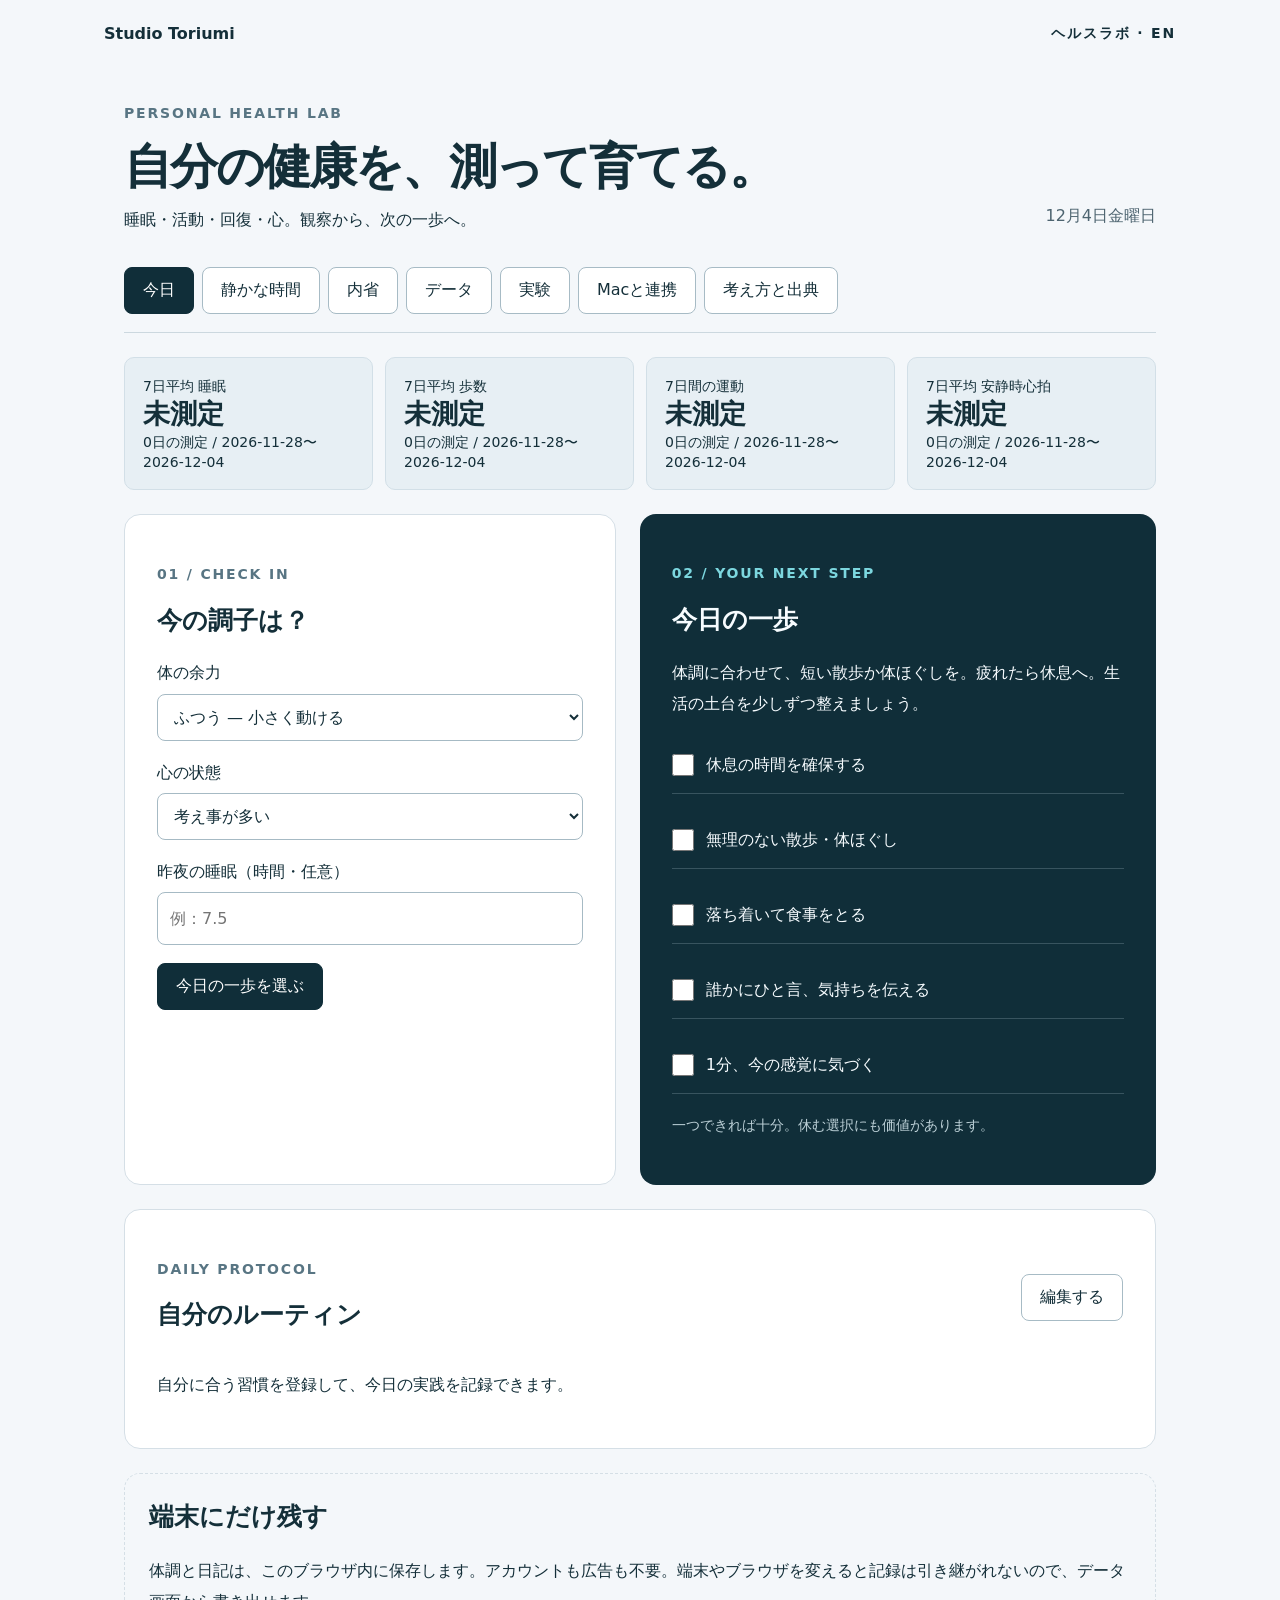
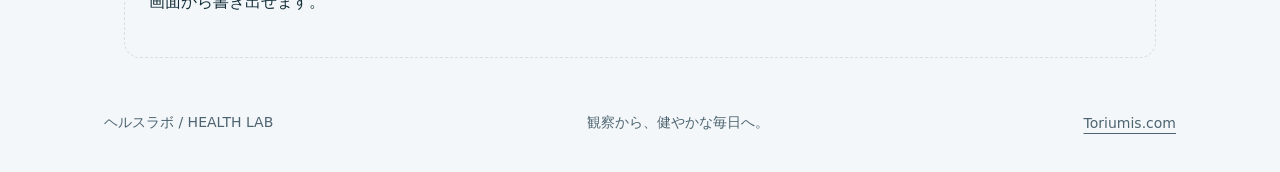
<file: index.html>
<!doctype html><html lang="ja"><head><meta charset="utf-8"><meta name="viewport" content="width=device-width,initial-scale=1"><meta name="theme-color" content="#102e39"><meta name="description" content="ヘルスラボ — 睡眠・運動・測定の推移、生活習慣の実験、Macの休憩とApple Health連携。端末内保存・無料・OSS。"><link rel="canonical" href="https://toriumis.com/health-lab/"><link rel="alternate" hreflang="ja" href="https://toriumis.com/health-lab/"><link rel="alternate" hreflang="en" href="https://toriumis.com/health-lab/en/"><title>ヘルスラボ | 自分の健康を、測って育てる</title><link rel="manifest" href="manifest.webmanifest"><link rel="icon" href="icon.svg"><link rel="stylesheet" href="style.css"></head><body><header><a href="/">Studio Toriumi</a><span>ヘルスラボ · <a href="en/">EN</a></span><button id="install" hidden>アプリを入れる</button></header><main><div class="intro"><p class="eyebrow">PERSONAL HEALTH LAB</p><h1>自分の健康を、<br>測って育てる。</h1><p>睡眠・活動・回復・心。観察から、次の一歩へ。</p><span id="date"></span></div><nav aria-label="ヘルスラボの機能"><button data-tab="today" aria-selected="true">今日</button><button data-tab="practice">静かな時間</button><button data-tab="journal">内省</button><button data-tab="review">データ</button><button data-tab="experiments">実験</button><button data-tab="mac">Macと連携</button><button data-tab="guide">考え方と出典</button></nav><section id="today" class="panel"><div id="overview" class="overview" aria-label="最新の記録"></div><div class="grid"><article><p class="eyebrow">01 / CHECK IN</p><h2>今の調子は？</h2><form id="checkin"><label>体の余力<select name="energy"><option value="low">少ない — 休息から</option><option value="mid" selected>ふつう — 小さく動ける</option><option value="high">ある — 少し活動したい</option></select></label><label>心の状態<select name="mood"><option value="calm">落ち着いている</option><option value="busy" selected>考え事が多い</option><option value="hard">つらい・不安が強い</option></select></label><label>昨夜の睡眠（時間・任意）<input name="sleep" type="number" min="0" max="24" step="0.5" placeholder="例：7.5"></label><button class="primary">今日の一歩を選ぶ</button></form><p id="save-status" role="status"></p></article><article class="accent"><p class="eyebrow">02 / YOUR NEXT STEP</p><h2>今日の一歩</h2><p id="recommendation"></p><div id="habits"></div><p class="small">一つできれば十分。休む選択にも価値があります。</p></article></div><article><div class="section-head"><div><p class="eyebrow">DAILY PROTOCOL</p><h2>自分のルーティン</h2></div><button id="edit-routine">編集する</button></div><div id="routine-list"></div><form id="routine-form" hidden><label>毎日続けたいこと（1行に1つ・最大12項目）<textarea id="routine-input" maxlength="1200" placeholder="起床時刻をそろえる&#10;外に出て歩く&#10;落ち着いて食事する&#10;就寝前に仕事を切り上げる"></textarea></label><button class="primary">ルーティンを保存</button></form><p id="routine-status" role="status"></p></article><article class="note"><h2>端末にだけ残す</h2><p>体調と日記は、このブラウザ内に保存します。アカウントも広告も不要。端末やブラウザを変えると記録は引き継がれないので、データ画面から書き出せます。</p></article></section><section id="practice" class="panel" hidden><div class="grid"><article><p class="eyebrow">A MOMENT OF SPACE</p><h2>そのままの呼吸に気づく</h2><p>楽な姿勢で、目は開けたままでも大丈夫。呼吸を変えず、出入りを感じます。考えが浮かんだら「考えている」と気づき、静かに戻ります。</p><label>時間<select id="duration"><option value="60">1分</option><option value="180" selected>3分</option><option value="300">5分</option><option value="600">10分</option></select></label><div class="timer" id="timer" role="timer">03:00</div><div class="buttons"><button id="start" class="primary">始める</button><button id="stop">終える</button></div><p id="timer-status" role="status">いつでも終えてかまいません。</p></article><article class="accent"><h2>つらいときは、外へ注意を</h2><p>瞑想で不安や現実感の薄れが強まる場合は中止してください。部屋にあるものを3つ見つけ、足の感覚を確かめ、信頼できる人と話すことを選べます。</p><h3>慈しみの言葉</h3><p>「私が安心して過ごせますように。<br>身近な人が安心して過ごせますように。」</p><p class="small">心に合わなければ、言葉を使う必要はありません。</p></article></div></section><section id="journal" class="panel" hidden><article><p class="eyebrow">NOTICE / UNDERSTAND / LET GO</p><h2>結論を急がない日記</h2><form id="journal-form"><label>何が起きた？（観察できた事実）<textarea name="fact" maxlength="4000" placeholder="相手の返事が、まだ来ていない。"></textarea></label><label>どんな気持ち・考えがある？<textarea name="feeling" maxlength="4000" placeholder="不安。「嫌われたかも」という考えがある。"></textarea></label><label>別の見方と、自分にできる小さな一歩<textarea name="step" maxlength="4000" placeholder="忙しいのかもしれない。少し散歩して、明日確認する。"></textarea></label><label>今日、ありがたかったこと（任意）<input name="thanks" maxlength="1000" placeholder="温かいご飯。友人のひと言。"></label><button class="primary">日記を保存</button></form><p id="journal-status" role="status"></p></article></section><section id="review" class="panel" hidden><article><p class="eyebrow">MEASURE / OBSERVE / ADAPT</p><div class="section-head"><div><h2>健康の記録</h2><p>空欄は未測定。数字が低い・高いだけで良し悪しを判定しません。</p></div><button id="csv-export">CSVを書き出す</button></div><form id="metrics-form"><div class="form-grid"><label>記録日<input name="date" type="date" required></label><label>睡眠（時間）<input name="sleep_hours" type="number" min="0" max="24" step="0.1"></label><label>歩数<input name="steps" type="number" min="0" max="200000" step="1"></label><label>運動（分）<input name="exercise_min" type="number" min="0" max="1440" step="1"></label><label>安静時心拍（bpm）<input name="resting_hr" type="number" min="20" max="250" step="0.1"></label><label>体重（kg）<input name="weight_kg" type="number" min="10" max="500" step="0.1"></label><label>HRV・SDNN（ms）<input name="hrv_ms" type="number" min="0" max="1000" step="0.1"></label><label>測定メモ<input name="note" maxlength="1000" placeholder="機器・時間帯・体調・条件など"></label></div><button class="primary">記録を保存</button></form><p id="metrics-status" role="status"></p><hr><div class="section-head"><h3>直近30日の推移</h3><label>指標<select id="chart-metric"><option value="sleep_hours">睡眠（時間）</option><option value="steps">歩数</option><option value="exercise_min">運動（分）</option><option value="resting_hr">安静時心拍（bpm）</option><option value="weight_kg">体重（kg）</option><option value="hrv_ms">HRV・SDNN（ms）</option></select></label></div><div id="metric-summary" class="stats"></div><div id="chart" class="chart"></div><details><summary>日付ごとの値を見る</summary><div id="metric-table" class="table-wrap"></div></details><label class="import">日別CSVを読み込む<input id="csv-import" type="file" accept=".csv,text/csv"></label><p class="small">Apple HealthのMac変換ツールが作るCSVに対応。読み込み前にプレビューできます。睡眠の「暦日集計」と「昨夜の手入力」は同じ条件にならないので、測定メモを確認してください。機器や測定条件を変えると、数値の比較が難しくなることがあります。</p><div id="csv-preview" hidden></div></article><article><p class="eyebrow">YOUR OWN RHYTHM</p><h2>最近7日を眺める</h2><p>点数や連続記録で、自分の価値を測らなくて大丈夫。</p><div id="summary" class="stats"></div><div id="history"></div><div class="buttons"><button id="export">記録を書き出す</button><label class="import">記録を読み込む<input id="import" type="file" accept="application/json"></label><button id="delete">全記録を削除</button></div><p id="data-status" role="status"></p></article></section><section id="experiments" class="panel" hidden><div class="grid"><article><p class="eyebrow">ONE CHANGE AT A TIME</p><h2>生活習慣の小さな実験</h2><p>一つの変化を選び、同じ条件で記録します。前後の差は手がかりで、効果の証明ではありません。</p><form id="experiment-form"><label>何を変える？<input name="title" required maxlength="120" placeholder="例：就寝前30分は仕事をしない"></label><label>何を観察する？<select name="metric"><option value="sleep_hours">睡眠時間</option><option value="steps">歩数</option><option value="exercise_min">運動時間</option><option value="resting_hr">安静時心拍</option><option value="weight_kg">体重</option><option value="hrv_ms">HRV</option></select></label><div class="form-grid"><label>開始日<input name="start" type="date" required></label><label>観察期間<select name="length"><option value="7">7日</option><option value="14" selected>14日</option><option value="28">28日</option></select></label></div><label>中止する条件<input name="stop" required maxlength="400" placeholder="例：日中の眠気や負担が増したら中止"></label><button class="primary">実験を登録</button></form><p id="experiment-status" role="status"></p></article><article class="accent"><h2>土台を、丁寧に試す</h2><p>就寝前に仕事を終える、座り続ける時間を分ける、食事の準備をしやすくする。続けられる生活上の工夫から。</p><h3>比較の読み方</h3><p>開始前7日と実験期間の記録を比べます。欠測日は除外し、日数も表示。季節・病気・仕事・機器の変化でも値は動きます。</p><p class="small">薬やサプリメントの増減、極端な食事制限を扱う実験には使わず、専門家に相談してください。</p></article></div><article><h2>実験ノート</h2><div id="experiment-list"></div></article></section><section id="mac" class="panel" hidden><div class="grid"><article><p class="eyebrow">WORK WITH YOUR BODY</p><h2>Mac作業中の休憩</h2><p>区切りを作って、座り続ける時間を分ける。30分は初期設定で、健康効果を保証する間隔ではありません。</p><label>作業の区切り<select id="break-duration"><option value="20">20分</option><option value="30" selected>30分</option><option value="45">45分</option><option value="60">60分</option></select></label><div id="break-clock" class="timer">30:00</div><div class="buttons"><button id="break-start" class="primary">作業を始める</button><button id="break-stop">止める</button><button id="notify">通知を有効にする</button></div><p id="break-status" role="status">画面を開いている間に動作。Macのスリープ中は通知を保証できません。</p></article><article class="accent"><h2>休憩で選べること</h2><p>楽な姿勢に変える。遠くを見る。可能なら立って、少し歩く。目・肩・腰の感覚を確かめる。</p><p>ブラウザ通知は「通知を有効にする」を押し、許可した場合だけ使います。Macを操作したり、作業内容を監視したりしません。</p><h3>いつもの入口に</h3><p>Safariでは「ファイル → Dockに追加」。Chromeではメニューの「キャスト、保存、共有 → ページをアプリとしてインストール」などから、独立したウィンドウにできます。</p></article></div><article><p class="eyebrow">PLAN YOUR RHYTHM</p><h2>7日分の予定を作る</h2><p>自分の生活に合う時刻を選び、Macのカレンダーへ読み込めるファイルを保存します。</p><form id="calendar-form"><div class="form-grid"><label>開始日<input name="date" type="date" required></label><label>時刻の地域<select name="timezone"><option value="tokyo">日本時間（Asia/Tokyo）</option><option value="local">この端末の地域</option></select></label><label>起床の確認<input name="wake" type="time" value="07:00" required></label><label>活動の時間<input name="move" type="time" value="12:00" required></label><label>仕事を切り上げる<input name="winddown" type="time" value="21:00" required></label></div><button class="primary">カレンダーファイルを保存</button></form><p id="calendar-status" role="status"></p><p class="small">初期時刻は編集用の例です。通知は付けません。ファイルをカレンダーに読み込む操作は自分で選べます。</p></article><article><p class="eyebrow">LOCAL TOOLS / OPEN SOURCE</p><h2>健康データを、Mac内で扱う</h2><div class="tool-grid"><div><h3>Apple Health → 日別CSV</h3><p>iPhoneのヘルスケアで「すべてのヘルスケアデータを書き出す」。Macの変換ツールで、睡眠・歩数・運動・安静時心拍・体重・HRVを集計し、「データ」画面へ読み込めます。</p><p class="small">自動同期ではありません。XMLを外部に送信せず、Mac内で処理します。</p></div><div><h3>生活リズムをカレンダーへ</h3><p>起床・活動・仕事を終える時刻から、期間を決めた予定のICSを作れます。Appleカレンダーなどへ手動で読み込み。Macがスリープしても、予定はカレンダーに残ります。</p></div></div><div class="buttons"><a class="button primary" href="mac-health-toolkit.zip" download>Macツールをダウンロード</a><a class="button" href="https://github.com/toriumib/health-lab/tree/main/mac">使い方・ソース</a><button id="doctor-report">相談用の記録を保存</button></div><p class="small">ツールはPython 3で動作。診療の相談用には直近30日の記録と測定条件を出力します。診断や生物学的年齢を計算しません。</p><p id="report-status" role="status"></p></article></section><section id="guide" class="panel" hidden><article><h2>長く健やかに暮らすための実験室</h2><p>Bryan Johnsonのように、習慣と測定を丁寧に追いたい人へ。参考になるのは観察と継続の姿勢です。個人の体験や販売商品の説明は、一般的な効果の証明とは区別します。</p><div class="evidence-grid"><div><span class="badge">公的な健康指針</span><h3>生活と予防を土台に</h3><p>活動・食事・睡眠・心の健康・必要な診療を重ねていきます。</p><a href="https://www.nia.nih.gov/health/healthy-aging/what-do-we-know-about-healthy-aging">NIH / NIA：健康的な加齢</a></div><div><span class="badge">個人プロトコル</span><h3>Bryanの公開記録</h3><p>睡眠や活動を詳しく公開。本人の実践・商業情報として読むための入口です。</p><a href="https://blueprint.bryanjohnson.com/blogs/news/bryan-johnsons-protocol">Bryan Johnson：Protocol</a></div></div><p>不老不死を実現する確立した方法はありません。「最も健康」「悟りに到達」をアプリで判定することもできません。ヘルスラボは、休息・活動・気づき・慈しみを生活に取り入れるための道具です。精神的な探究と、医療上の健康は分けて考えます。</p><h3>土台は、日常の生活</h3><p>睡眠のリズム、無理のない活動、食事、人とのつながりを大切にします。成人の身体活動についてWHOは週150〜300分の中強度活動などを目安にしていますが、このアプリは一律の達成を求めません。体調や持病に合わせて調整してください。</p><h3>瞑想は、短く選べる実践</h3><p>ストレスなどに役立つ可能性がある一方、効果には個人差があり、不快な体験も報告されています。治療の代わりにせず、苦しくなれば中止します。断食、睡眠削減、過呼吸や長時間の修行は勧めません。</p><h3>学びの入口</h3><ul><li><a href="https://www.who.int/initiatives/behealthy/physical-activity">WHO：身体活動の目安</a></li><li><a href="https://www.nccih.nih.gov/health/meditation-and-mindfulness-effectiveness-and-safety">NIH / NCCIH：瞑想の効果と安全性</a></li><li><a href="/buddha/">釈迦の旅</a> · <a href="/satori/">悟りを考える</a> · <a href="/mindfulness/">マインドフルネス</a> · <a href="/kaimin/">睡眠を考える</a></li></ul><h3>助けが必要なとき</h3><p>強いつらさが続くときは医療機関や信頼できる人に相談してください。今すぐ身の安全が危ない場合、日本では119・110、海外では現地の緊急窓口へ。</p><h3>Androidで使う</h3><p>Chromeでこのページを開き、メニューの「ホーム画面に追加」または「アプリをインストール」を選びます。一度開いた後は、オフラインでも使えます。これはWebアプリ（PWA）で、Google Play配信のネイティブアプリではありません。</p><h3>数値を読むとき</h3><p>HRVや心拍は機器・測定時間・体調で変わります。他人の数値と競うより、同じ条件の自分の記録を見るために使います。気になる症状や数値は医療者に相談してください。</p><h3>オープンソース</h3><p>MITライセンスで自由に改良できます。<a href="https://github.com/toriumib/health-lab">ソースコードと使い方</a>。記録を送信する機能はありません。端末内の記録は暗号化されず、同じToriumis.com上のスクリプトからアクセスできる保存領域です。共有端末や他の拡張機能の利用には注意してください。配信サービスには通常のアクセスログが残る場合があります。</p></article></section></main><footer>ヘルスラボ / HEALTH LAB <span>観察から、健やかな毎日へ。</span><a href="/">Toriumis.com</a></footer><script src="health-core.js" defer></script><script src="app.js" defer></script></body></html>
</file>
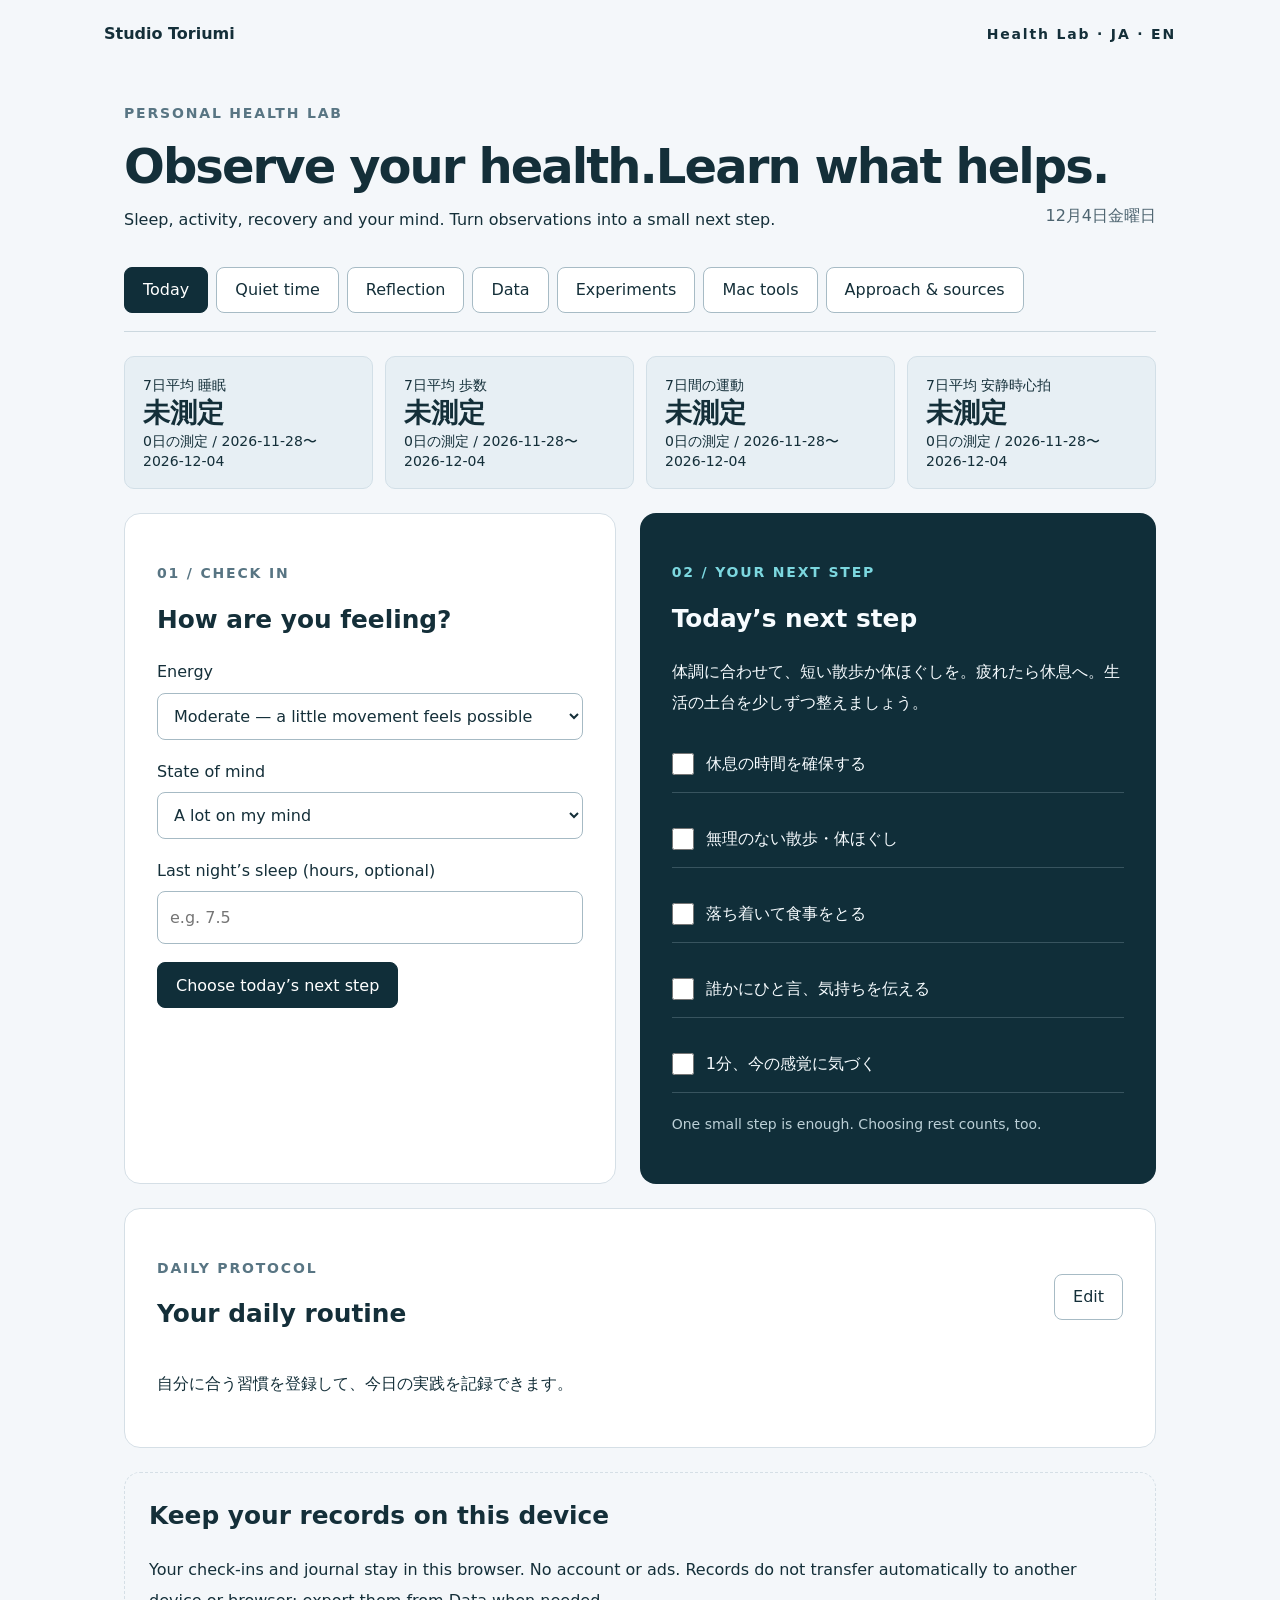
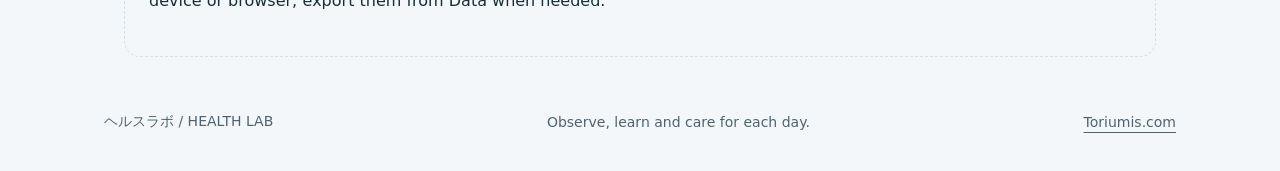
<file: en/index.html>
<!doctype html><html lang="en"><head><meta charset="utf-8"><meta name="viewport" content="width=device-width,initial-scale=1"><meta name="theme-color" content="#102e39"><meta name="description" content="Ken-go Health Lab — Track sleep, activity and health trends, try small habit experiments, and use Mac break timers and Apple Health imports. Local storage, free and open source."><link rel="canonical" href="https://toriumis.com/health-lab/en/"><link rel="alternate" hreflang="ja" href="https://toriumis.com/health-lab/"><link rel="alternate" hreflang="en" href="https://toriumis.com/health-lab/en/"><title>Ken-go Health Lab | Observe, learn and care for your health</title><link rel="manifest" href="manifest.webmanifest"><link rel="icon" href="../icon.svg"><link rel="stylesheet" href="../style.css"></head><body><header><a href="/en/">Studio Toriumi</a><span>Health Lab · <a href="../">JA</a> · EN</span><button id="install" hidden>Install app</button></header><main><div class="intro"><p class="eyebrow">PERSONAL HEALTH LAB</p><h1>Observe your health.<br>Learn what helps.</h1><p>Sleep, activity, recovery and your mind. Turn observations into a small next step.</p><span id="date"></span></div><nav aria-label="Ken-go features"><button data-tab="today" aria-selected="true">Today</button><button data-tab="practice">Quiet time</button><button data-tab="journal">Reflection</button><button data-tab="review">Data</button><button data-tab="experiments">Experiments</button><button data-tab="mac">Mac tools</button><button data-tab="guide">Approach & sources</button></nav><section id="today" class="panel"><div id="overview" class="overview" aria-label="Latest records"></div><div class="grid"><article><p class="eyebrow">01 / CHECK IN</p><h2>How are you feeling?</h2><form id="checkin"><label>Energy<select name="energy"><option value="low">Low — start with rest</option><option value="mid" selected>Moderate — a little movement feels possible</option><option value="high">High — ready for some activity</option></select></label><label>State of mind<select name="mood"><option value="calm">Calm</option><option value="busy" selected>A lot on my mind</option><option value="hard">Distressed or very anxious</option></select></label><label>Last night’s sleep (hours, optional)<input name="sleep" type="number" min="0" max="24" step="0.5" placeholder="e.g. 7.5"></label><button class="primary">Choose today’s next step</button></form><p id="save-status" role="status"></p></article><article class="accent"><p class="eyebrow">02 / YOUR NEXT STEP</p><h2>Today’s next step</h2><p id="recommendation"></p><div id="habits"></div><p class="small">One small step is enough. Choosing rest counts, too.</p></article></div><article><div class="section-head"><div><p class="eyebrow">DAILY PROTOCOL</p><h2>Your daily routine</h2></div><button id="edit-routine">Edit</button></div><div id="routine-list"></div><form id="routine-form" hidden><label>Daily habits (one per line, up to 12)<textarea id="routine-input" maxlength="1200" placeholder="Keep a regular wake-up time&#10;Go outside for a walk&#10;Take time to eat&#10;Finish work before bedtime"></textarea></label><button class="primary">Save routine</button></form><p id="routine-status" role="status"></p></article><article class="note"><h2>Keep your records on this device</h2><p>Your check-ins and journal stay in this browser. No account or ads. Records do not transfer automatically to another device or browser; export them from Data when needed.</p></article></section><section id="practice" class="panel" hidden><div class="grid"><article><p class="eyebrow">A MOMENT OF SPACE</p><h2>Notice your natural breathing</h2><p>Find a comfortable posture. You can keep your eyes open. Notice your breath coming and going without changing it. When thoughts arise, notice “thinking” and gently return.</p><label>Duration<select id="duration"><option value="60">1 minute</option><option value="180" selected>3 minutes</option><option value="300">5 minutes</option><option value="600">10 minutes</option></select></label><div class="timer" id="timer" role="timer">03:00</div><div class="buttons"><button id="start" class="primary">Start</button><button id="stop">Finish</button></div><p id="timer-status" role="status">You can stop at any time.</p></article><article class="accent"><h2>When it feels difficult, look outward</h2><p>Stop if meditation increases anxiety or a sense of unreality. You might notice three things in the room, feel your feet on the ground, or speak with someone you trust.</p><h3>Words of kindness</h3><p>“May I feel safe and at ease.<br>May the people around me feel safe and at ease.”</p><p class="small">You do not need to use these words if they do not feel right.</p></article></div></section><section id="journal" class="panel" hidden><article><p class="eyebrow">NOTICE / UNDERSTAND / LET GO</p><h2>A journal without rushed conclusions</h2><form id="journal-form"><label>What happened? (Observable facts)<textarea name="fact" maxlength="4000" placeholder="I haven’t received a reply yet."></textarea></label><label>What feelings and thoughts are present?<textarea name="feeling" maxlength="4000" placeholder="I feel anxious. I’m having the thought that they might not like me."></textarea></label><label>Another perspective and one small step you can take<textarea name="step" maxlength="4000" placeholder="They may be busy. I can take a short walk and check tomorrow."></textarea></label><label>Something you appreciated today (optional)<input name="thanks" maxlength="1000" placeholder="A warm meal. A kind word from a friend."></label><button class="primary">Save journal</button></form><p id="journal-status" role="status"></p></article></section><section id="review" class="panel" hidden><article><p class="eyebrow">MEASURE / OBSERVE / ADAPT</p><div class="section-head"><div><h2>Health records</h2><p>Leave unmeasured values blank. A higher or lower number alone does not tell us whether your health is better or worse.</p></div><button id="csv-export">Export CSV</button></div><form id="metrics-form"><div class="form-grid"><label>Record date<input name="date" type="date" required></label><label>Sleep (hours)<input name="sleep_hours" type="number" min="0" max="24" step="0.1"></label><label>Steps<input name="steps" type="number" min="0" max="200000" step="1"></label><label>Exercise (minutes)<input name="exercise_min" type="number" min="0" max="1440" step="1"></label><label>Resting heart rate (bpm)<input name="resting_hr" type="number" min="20" max="250" step="0.1"></label><label>Weight (kg)<input name="weight_kg" type="number" min="10" max="500" step="0.1"></label><label>HRV · SDNN (ms)<input name="hrv_ms" type="number" min="0" max="1000" step="0.1"></label><label>Measurement notes<input name="note" maxlength="1000" placeholder="Device, time of day, how you felt, conditions…"></label></div><button class="primary">Save record</button></form><p id="metrics-status" role="status"></p><hr><div class="section-head"><h3>Trends over the past 30 days</h3><label>Metric<select id="chart-metric"><option value="sleep_hours">Sleep (hours)</option><option value="steps">Steps</option><option value="exercise_min">Exercise (minutes)</option><option value="resting_hr">Resting heart rate (bpm)</option><option value="weight_kg">Weight (kg)</option><option value="hrv_ms">HRV · SDNN (ms)</option></select></label></div><div id="metric-summary" class="stats"></div><div id="chart" class="chart"></div><details><summary>View values by date</summary><div id="metric-table" class="table-wrap"></div></details><label class="import">Import daily CSV<input id="csv-import" type="file" accept=".csv,text/csv"></label><p class="small">Supports CSV files from the Apple Health Mac converter, with a preview before import. Calendar-day sleep totals differ from manually entered “last night” sleep; check the measurement notes. Changes in devices or measurement conditions can make comparisons less meaningful.</p><div id="csv-preview" hidden></div></article><article><p class="eyebrow">YOUR OWN RHYTHM</p><h2>Look back over the past 7 days</h2><p>Your worth does not depend on a score or an unbroken streak.</p><div id="summary" class="stats"></div><div id="history"></div><div class="buttons"><button id="export">Export records</button><label class="import">Import records<input id="import" type="file" accept="application/json"></label><button id="delete">Delete all records</button></div><p id="data-status" role="status"></p></article></section><section id="experiments" class="panel" hidden><div class="grid"><article><p class="eyebrow">ONE CHANGE AT A TIME</p><h2>Small habit experiments</h2><p>Choose one change and record it under consistent conditions. Before-and-after differences are clues, not proof of an effect.</p><form id="experiment-form"><label>What will you change?<input name="title" required maxlength="120" placeholder="e.g. Stop working 30 minutes before bed"></label><label>What will you observe?<select name="metric"><option value="sleep_hours">Sleep duration</option><option value="steps">Steps</option><option value="exercise_min">Exercise duration</option><option value="resting_hr">Resting heart rate</option><option value="weight_kg">Weight</option><option value="hrv_ms">HRV</option></select></label><div class="form-grid"><label>Start date<input name="start" type="date" required></label><label>Observation period<select name="length"><option value="7">7 days</option><option value="14" selected>14 days</option><option value="28">28 days</option></select></label></div><label>Conditions for stopping<input name="stop" required maxlength="400" placeholder="e.g. Stop if daytime sleepiness or strain increases"></label><button class="primary">Save experiment</button></form><p id="experiment-status" role="status"></p></article><article class="accent"><h2>Carefully explore the basics</h2><p>Finish work before bedtime, break up prolonged sitting, or make meal preparation easier. Start with practical changes you can sustain.</p><h3>How to read comparisons</h3><p>Compare the 7 days before the start with the experiment period. Missing days are excluded, and the number of recorded days is shown. Seasons, illness, work and device changes can also affect values.</p><p class="small">Do not use this tool to experiment with medication or supplement doses, or extreme dietary restriction. Discuss those changes with a qualified professional.</p></article></div><article><h2>Experiment notes</h2><div id="experiment-list"></div></article></section><section id="mac" class="panel" hidden><div class="grid"><article><p class="eyebrow">WORK WITH YOUR BODY</p><h2>Breaks while working on your Mac</h2><p>Create pauses to break up prolonged sitting. The default is 30 minutes; that interval does not guarantee a health benefit.</p><label>Work interval<select id="break-duration"><option value="20">20 minutes</option><option value="30" selected>30 minutes</option><option value="45">45 minutes</option><option value="60">60 minutes</option></select></label><div id="break-clock" class="timer">30:00</div><div class="buttons"><button id="break-start" class="primary">Start working</button><button id="break-stop">Stop</button><button id="notify">Enable notifications</button></div><p id="break-status" role="status">Runs while this page is open. Notifications cannot be guaranteed while your Mac is asleep.</p></article><article class="accent"><h2>Ideas for a break</h2><p>Change to a comfortable posture. Look into the distance. Stand and walk a little if you can. Notice how your eyes, shoulders and back feel.</p><p>Browser notifications are used only after you select “Enable notifications” and grant permission. The app does not control your Mac or monitor your work.</p><h3>Make it easy to open</h3><p>In Safari, choose File → Add to Dock. In Chrome, look for Cast, save, and share → Install page as app to open it in its own window.</p></article></div><article><p class="eyebrow">PLAN YOUR RHYTHM</p><h2>Plan the next 7 days</h2><p>Choose times that fit your life and save a file you can import into Calendar on your Mac.</p><form id="calendar-form"><div class="form-grid"><label>Start date<input name="date" type="date" required></label><label>Time zone<select name="timezone"><option value="tokyo">Japan time (Asia/Tokyo)</option><option value="local">This device’s time zone</option></select></label><label>Wake-up check-in<input name="wake" type="time" value="07:00" required></label><label>Time for activity<input name="move" type="time" value="12:00" required></label><label>Finish work<input name="winddown" type="time" value="21:00" required></label></div><button class="primary">Save calendar file</button></form><p id="calendar-status" role="status"></p><p class="small">The default times are examples to edit. No alerts are added. You decide whether to import the file into your calendar.</p></article><article><p class="eyebrow">LOCAL TOOLS / OPEN SOURCE</p><h2>Work with health data on your Mac</h2><div class="tool-grid"><div><h3>Apple Health → daily CSV</h3><p>In the iPhone Health app, choose “Export All Health Data.” The Mac converter summarizes sleep, steps, exercise, resting heart rate, weight and HRV into a CSV you can import in Data.</p><p class="small">This is a manual import. The XML is processed on your Mac without sending it to an external service.</p></div><div><h3>Put your daily rhythm in Calendar</h3><p>Create an ICS file for a chosen date range with wake-up, activity and end-of-work events. Import it manually into Apple Calendar or another calendar. The events remain there while your Mac sleeps.</p></div></div><div class="buttons"><a class="button primary" href="../mac-health-toolkit.zip" download>Download Mac toolkit</a><a class="button" href="https://github.com/toriumib/health-lab/tree/main/mac">Instructions & source</a><button id="doctor-report">Save records for a consultation</button></div><p class="small">The tools run with Python 3. The consultation report includes the past 30 days of records and measurement conditions. It does not provide a diagnosis or calculate biological age.</p><p id="report-status" role="status"></p></article></section><section id="guide" class="panel" hidden><article><h2>A personal lab for a healthier life</h2><p>For people who want to track habits and measurements carefully, as Bryan Johnson does. Observation and consistency can be useful examples. Personal experiences and product claims should be distinguished from evidence of general benefits.</p><div class="evidence-grid"><div><span class="badge">Public health guidance</span><h3>Build on daily habits and prevention</h3><p>Bring together activity, nutrition, sleep, mental health and appropriate medical care.</p><a href="https://www.nia.nih.gov/health/healthy-aging/what-do-we-know-about-healthy-aging">NIH / NIA: Healthy aging</a></div><div><span class="badge">Personal protocol</span><h3>Bryan’s published protocol</h3><p>Detailed accounts of sleep and activity. Read these as a description of his own practices and commercial information.</p><a href="https://blueprint.bryanjohnson.com/blogs/news/bryan-johnsons-protocol">Bryan Johnson: Protocol</a></div></div><p>There is no established method for immortality. An app cannot determine whether someone is “the healthiest” or has attained enlightenment. Ken-go helps you make space for rest, activity, awareness and kindness. Spiritual exploration and medical health are distinct questions.</p><h3>Start with everyday life</h3><p>Care for your sleep rhythm, manageable activity, meals and relationships. WHO guidance for adults includes 150–300 minutes of moderate activity per week, but this app does not impose a universal target. Adapt activity to your health and any medical conditions.</p><h3>Meditation as a brief, optional practice</h3><p>Meditation may help with stress, but effects vary and unpleasant experiences have been reported. It is not a substitute for treatment; stop if it becomes distressing. We do not recommend fasting, sleep restriction, hyperventilation or prolonged intensive practice.</p><h3>Learn more</h3><ul><li><a href="https://www.who.int/initiatives/behealthy/physical-activity">WHO: Physical activity guidance</a></li><li><a href="https://www.nccih.nih.gov/health/meditation-and-mindfulness-effectiveness-and-safety">NIH / NCCIH: Meditation effectiveness and safety</a></li><li><a href="/buddha/">The Buddha’s journey</a> · <a href="/satori/">Exploring enlightenment</a> · <a href="/mindfulness/">Mindfulness</a> · <a href="/kaimin/">Exploring sleep</a></li></ul><h3>When you need support</h3><p>If severe distress persists, contact a health professional or someone you trust. If your immediate safety is at risk, call local emergency services. In Japan, call 119 for an ambulance or 110 for police.</p><h3>Use it on Android</h3><p>Open this page in Chrome and choose “Add to Home screen” or “Install app” from the menu. After loading it once, you can use it offline. This is a web app (PWA), not a native app distributed through Google Play.</p><h3>Understanding your numbers</h3><p>HRV and heart rate vary with devices, measurement times and your condition. Use them to observe your own records under consistent conditions. Discuss concerning symptoms or readings with a health professional.</p><h3>Open source</h3><p>You can adapt the app under the MIT license. <a href="https://github.com/toriumib/health-lab">Source code and instructions</a>. There is no feature that sends your records to a server. Local records are not encrypted and are stored in an area accessible to scripts on the same Toriumis.com origin. Take care on shared devices and when using browser extensions. Hosting services may retain standard access logs.</p></article></section></main><footer>ヘルスラボ / HEALTH LAB <span>Observe, learn and care for each day.</span><a href="/en/">Toriumis.com</a></footer><script src="../health-core.js" defer></script><script src="../app.js" defer></script></body></html>
</file>
<file: style.css>
:root{font-family:system-ui,-apple-system,"Noto Sans JP",sans-serif;color:#142f39;background:#f4f7fa;font-size:16px}*{box-sizing:border-box}body{margin:0}header,footer{max-width:1120px;margin:auto;display:flex;justify-content:space-between;align-items:center;gap:16px;padding:24px}a{color:inherit;text-underline-offset:5px}header a{text-decoration:none;font-weight:700}header span,.eyebrow{font-size:.875rem;letter-spacing:.13em;font-weight:700}main{max-width:1080px;margin:auto;padding:0 24px}.intro{padding:36px 0 32px;position:relative}.intro h1{font-size:clamp(2.5rem,6vw,4.6rem);line-height:1.25;letter-spacing:-.04em;margin:16px 0}.intro p{line-height:1.8}.intro #date{position:absolute;right:0;bottom:40px;color:#4d6470}nav{display:flex;gap:8px;flex-wrap:wrap;border-bottom:1px solid #ccd8df;padding-bottom:18px;margin-bottom:24px}button,.import{font:inherit;border:1px solid #a7bbc5;background:white;color:#142f39;padding:12px 18px;border-radius:8px;cursor:pointer;min-height:46px}button:hover,.import:hover{background:#e5edf3}button:focus-visible,a:focus-visible,input:focus-visible,textarea:focus-visible,select:focus-visible{outline:3px solid #df9f22;outline-offset:3px}nav button[aria-selected=true],.primary{background:#102e39;color:#fff;border-color:#102e39}.grid{display:grid;grid-template-columns:1fr 1.05fr;gap:24px}article{padding:32px;background:#fff;border:1px solid #d5dfe6;border-radius:16px;margin-bottom:24px}h2{font-size:1.55rem;line-height:1.5;margin-top:0}h3{margin-top:28px}p,li{line-height:1.9}.accent{background:#102e39;color:#f7fcff;border:none}.accent button{border-color:#728b95}.accent .small{color:#bcd0d7}.eyebrow{color:#587583}.accent .eyebrow{color:#7cd7df}label{display:block;line-height:1.7;margin:18px 0}input,textarea,select{display:block;font:inherit;width:100%;margin-top:7px;padding:12px;border:1px solid #a6bac4;border-radius:8px;background:white;color:#142f39}textarea{min-height:110px;resize:vertical}.habit{display:flex;gap:12px;align-items:flex-start;padding:14px 0;border-bottom:1px solid #38545f;cursor:pointer}.habit input{width:22px;height:22px;margin:3px 0;flex-shrink:0;accent-color:#65cbd2}.small{font-size:.875rem}.note{background:transparent;padding:24px;border-style:dashed}.timer{font-size:clamp(3.5rem,10vw,5rem);font-variant-numeric:tabular-nums;text-align:center;margin:32px 0}.buttons{display:flex;gap:12px;flex-wrap:wrap;align-items:center}.import{margin:0}.import input{max-width:240px;font-size:.875rem}.stats{display:flex;gap:24px;flex-wrap:wrap;padding:16px 0}.stats strong{font-size:2rem;display:block}.day{border-top:1px solid #d5dfe6;padding:18px 0}.day h3{margin:0}.day p{white-space:pre-wrap;overflow-wrap:anywhere}.panel[hidden]{display:none}footer{font-size:.875rem;color:#4d6470;padding-top:32px;padding-bottom:40px}@media(max-width:700px){.grid{grid-template-columns:1fr}main{padding:0 16px}article{padding:24px}.intro{padding-top:16px}.intro #date{position:static}header{padding:20px 16px}header span{font-size:.75rem}nav button{padding:10px 12px}footer{flex-wrap:wrap}}@media(prefers-reduced-motion:no-preference){.panel{animation:enter .25s ease}@keyframes enter{from{opacity:0;transform:translateY(5px)}to{opacity:1;transform:none}}}
.intro{padding:26px 0 24px}.intro h1{font-size:clamp(2rem,4vw,3rem);margin:10px 0}.intro h1 br{display:none}.intro p{margin:8px 0}.overview{display:grid;grid-template-columns:repeat(4,1fr);gap:12px;margin:0 0 24px}.overview>div{background:#e7eff4;border:1px solid #d2dfe7;padding:18px;border-radius:10px}.overview strong{display:block;font-size:1.7rem;font-variant-numeric:tabular-nums}.overview span{font-size:.875rem}.form-grid{display:grid;grid-template-columns:repeat(2,minmax(0,1fr));gap:0 20px}.section-head{display:flex;gap:20px;justify-content:space-between;align-items:center;flex-wrap:wrap}.section-head h3{margin:12px 0}.section-head label{min-width:180px}.chart{min-height:170px;padding:16px 0}.chart svg{width:100%;height:200px;display:block}.table-wrap{overflow-x:auto}table{border-collapse:collapse;width:100%;font-size:.875rem}th,td{text-align:left;padding:12px;border-bottom:1px solid #d5dfe6;white-space:nowrap}.routine-item{display:flex;align-items:flex-start;gap:12px;padding:12px 0;border-bottom:1px solid #d5dfe6}.routine-item input{width:22px;height:22px;flex-shrink:0;margin:2px 0;accent-color:#102e39}.tool-grid,.evidence-grid{display:grid;grid-template-columns:1fr 1fr;gap:28px}.evidence-grid>div{padding:24px;background:#e7eff4;border-radius:10px}.badge{font-size:.875rem;background:#d2e5ed;border-radius:5px;padding:5px 9px}.button{display:inline-flex;text-decoration:none;align-items:center;font:inherit;border:1px solid #a7bbc5;background:white;padding:12px 18px;border-radius:8px;min-height:46px}.button.primary{background:#102e39;color:white}hr{border:0;border-top:1px solid #d5dfe6;margin:28px 0}details{margin:18px 0}summary{cursor:pointer;line-height:1.8}.experiment{border-top:1px solid #d5dfe6;padding:20px 0}.experiment h3{margin:0}.experiment .status{font-size:.875rem;color:#4d6470}.comparison{display:grid;grid-template-columns:1fr 1fr;gap:16px;background:#edf4f7;padding:16px;border-radius:8px}.comparison strong{display:block;font-size:1.5rem}#csv-preview{padding:20px;background:#edf4f7;border-radius:8px}.danger-text{color:#81442a}button:disabled{opacity:.55;cursor:default}@media(max-width:700px){.overview{grid-template-columns:1fr 1fr}.form-grid,.tool-grid,.evidence-grid{grid-template-columns:1fr}.overview>div{padding:14px}.section-head{gap:8px}.intro h1 br{display:block}.intro #date{position:static}.button{width:100%;justify-content:center}}
nav button[aria-pressed=true]{background:#102e39;color:white;border-color:#102e39} .stats>div{min-width:120px}
</file>
